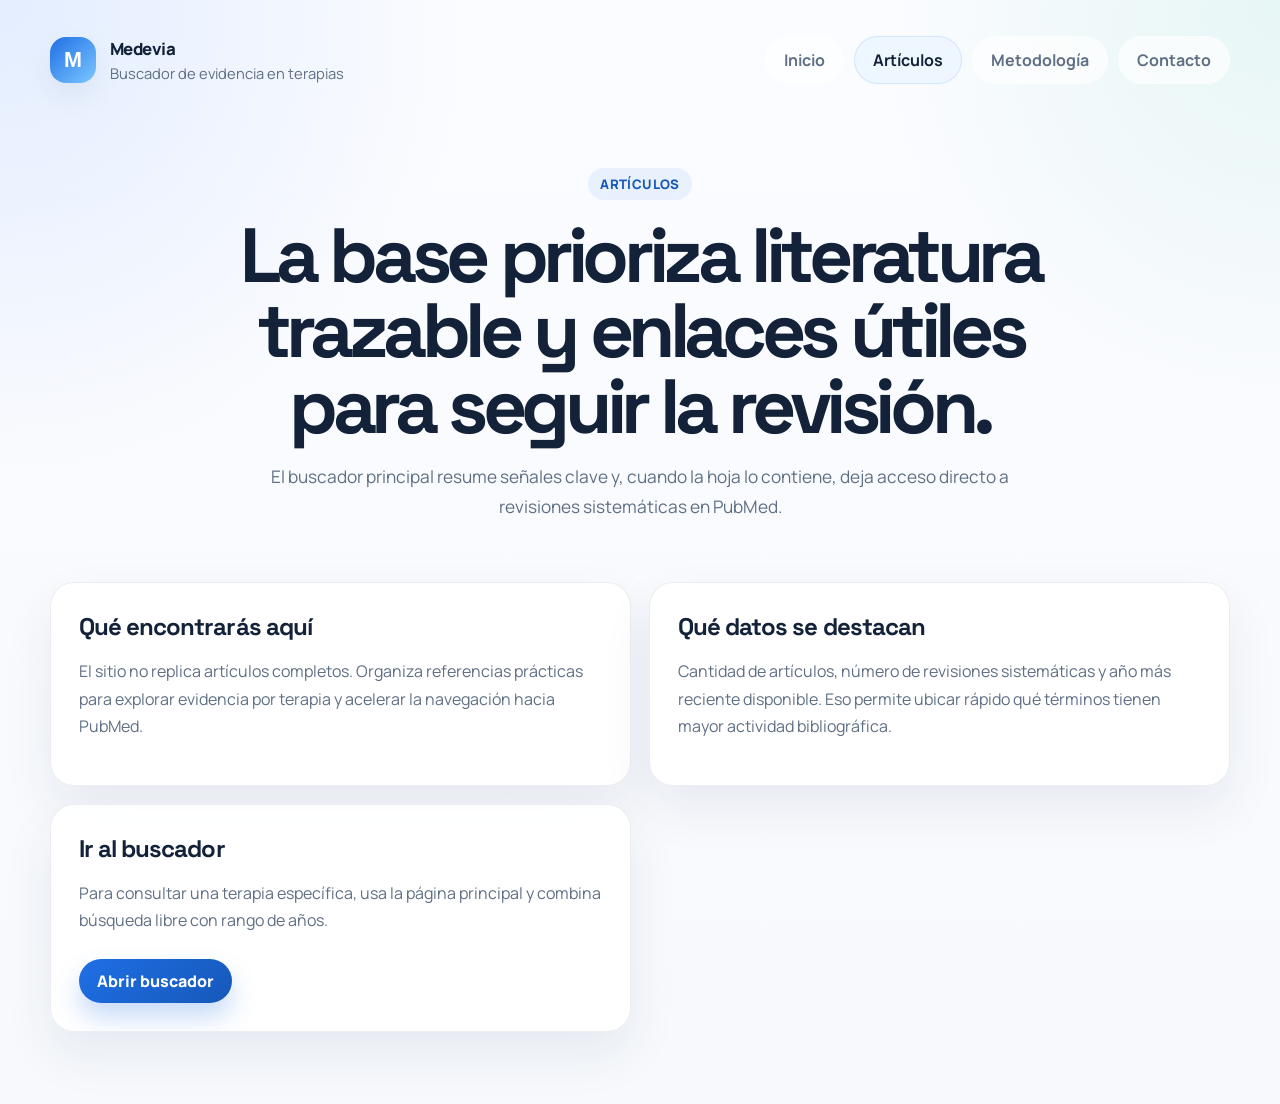
<file: articulos.html>
<!DOCTYPE html>
<html lang="es">
  <head>
    <meta charset="UTF-8" />
    <meta name="viewport" content="width=device-width, initial-scale=1.0" />
    <title>Medevia | Artículos</title>
    <link rel="preconnect" href="https://fonts.googleapis.com" />
    <link rel="preconnect" href="https://fonts.gstatic.com" crossorigin />
    <link rel="stylesheet" href="styles.css" />
  </head>
  <body data-page="articulos">
    <div class="page-shell">
      <header class="site-header">
        <a class="brand" href="index.html" aria-label="Ir al inicio de Medevia">
          <span class="brand-mark">M</span>
          <span class="brand-copy">
            <strong>Medevia</strong>
            <span>Buscador de evidencia en terapias</span>
          </span>
        </a>

        <nav class="site-nav" aria-label="Navegación principal">
          <a class="nav-link" href="index.html">Inicio</a>
          <a class="nav-link nav-link--active" href="articulos.html">Artículos</a>
          <a class="nav-link" href="metodologia.html">Metodología</a>
          <a class="nav-link" href="contacto.html">Contacto</a>
        </nav>
      </header>

      <main>
        <section class="hero hero--subpage">
          <div class="hero__eyebrow">Artículos</div>
          <h1>La base prioriza literatura trazable y enlaces útiles para seguir la revisión.</h1>
          <p class="hero__lead">
            El buscador principal resume señales clave y, cuando la hoja lo contiene,
            deja acceso directo a revisiones sistemáticas en PubMed.
          </p>
        </section>

        <section class="info-grid info-grid--single">
          <article class="info-card">
            <h2>Qué encontrarás aquí</h2>
            <p>
              El sitio no replica artículos completos. Organiza referencias prácticas para
              explorar evidencia por terapia y acelerar la navegación hacia PubMed.
            </p>
          </article>

          <article class="info-card">
            <h2>Qué datos se destacan</h2>
            <p>
              Cantidad de artículos, número de revisiones sistemáticas y año más reciente
              disponible. Eso permite ubicar rápido qué términos tienen mayor actividad
              bibliográfica.
            </p>
          </article>

          <article class="info-card">
            <h2>Ir al buscador</h2>
            <p>
              Para consultar una terapia específica, usa la página principal y combina
              búsqueda libre con rango de años.
            </p>
            <a class="button button--primary button--inline" href="index.html">Abrir buscador</a>
          </article>
        </section>
      </main>
    </div>
  </body>
</html>
</file>
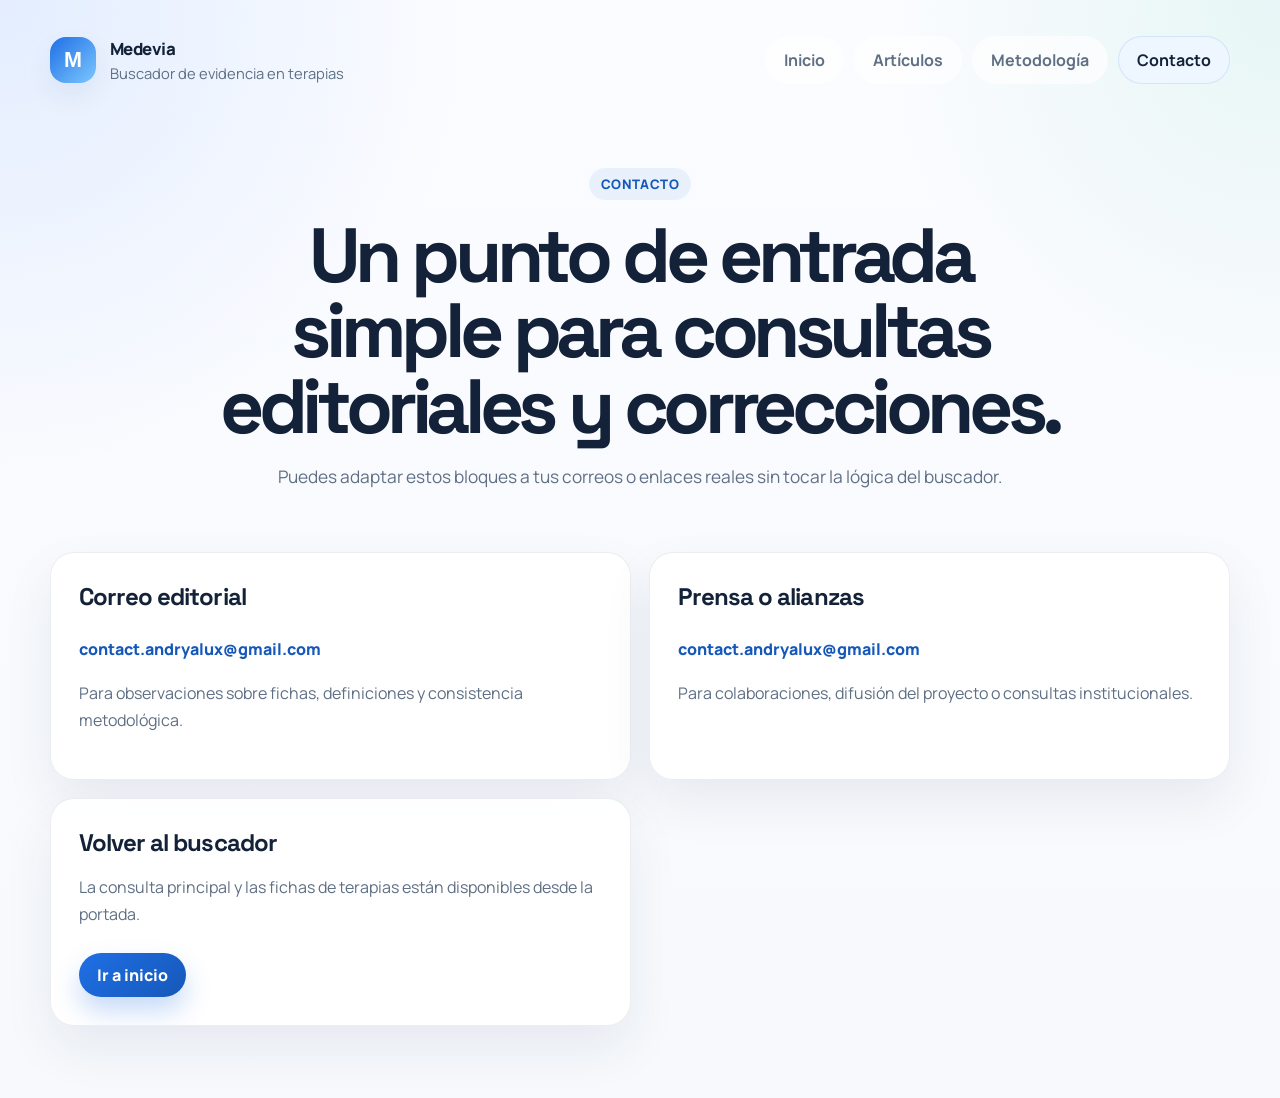
<file: contacto.html>
<!DOCTYPE html>
<html lang="es">
  <head>
    <meta charset="UTF-8" />
    <meta name="viewport" content="width=device-width, initial-scale=1.0" />
    <title>Medevia | Contacto</title>
    <link rel="preconnect" href="https://fonts.googleapis.com" />
    <link rel="preconnect" href="https://fonts.gstatic.com" crossorigin />
    <link rel="stylesheet" href="styles.css" />
  </head>
  <body data-page="contacto">
    <div class="page-shell">
      <header class="site-header">
        <a class="brand" href="index.html" aria-label="Ir al inicio de Medevia">
          <span class="brand-mark">M</span>
          <span class="brand-copy">
            <strong>Medevia</strong>
            <span>Buscador de evidencia en terapias</span>
          </span>
        </a>

        <nav class="site-nav" aria-label="Navegación principal">
          <a class="nav-link" href="index.html">Inicio</a>
          <a class="nav-link" href="articulos.html">Artículos</a>
          <a class="nav-link" href="metodologia.html">Metodología</a>
          <a class="nav-link nav-link--active" href="contacto.html">Contacto</a>
        </nav>
      </header>

      <main>
        <section class="hero hero--subpage">
          <div class="hero__eyebrow">Contacto</div>
          <h1>Un punto de entrada simple para consultas editoriales y correcciones.</h1>
          <p class="hero__lead">
            Puedes adaptar estos bloques a tus correos o enlaces reales sin tocar la lógica del
            buscador.
          </p>
        </section>

        <section class="info-grid info-grid--single">
          <article class="info-card">
            <h2>Correo editorial</h2>
            <p><a class="text-link" href="mailto:contact.andryalux@gmail.com">contact.andryalux@gmail.com</a></p>
            <p>Para observaciones sobre fichas, definiciones y consistencia metodológica.</p>
          </article>

          <article class="info-card">
            <h2>Prensa o alianzas</h2>
            <p><a class="text-link" href="mailto:contact.andryalux@gmail.com">contact.andryalux@gmail.com</a></p>
            <p>Para colaboraciones, difusión del proyecto o consultas institucionales.</p>
          </article>

          <article class="info-card">
            <h2>Volver al buscador</h2>
            <p>La consulta principal y las fichas de terapias están disponibles desde la portada.</p>
            <a class="button button--primary button--inline" href="index.html">Ir a inicio</a>
          </article>
        </section>
      </main>
    </div>
  </body>
</html>
</file>
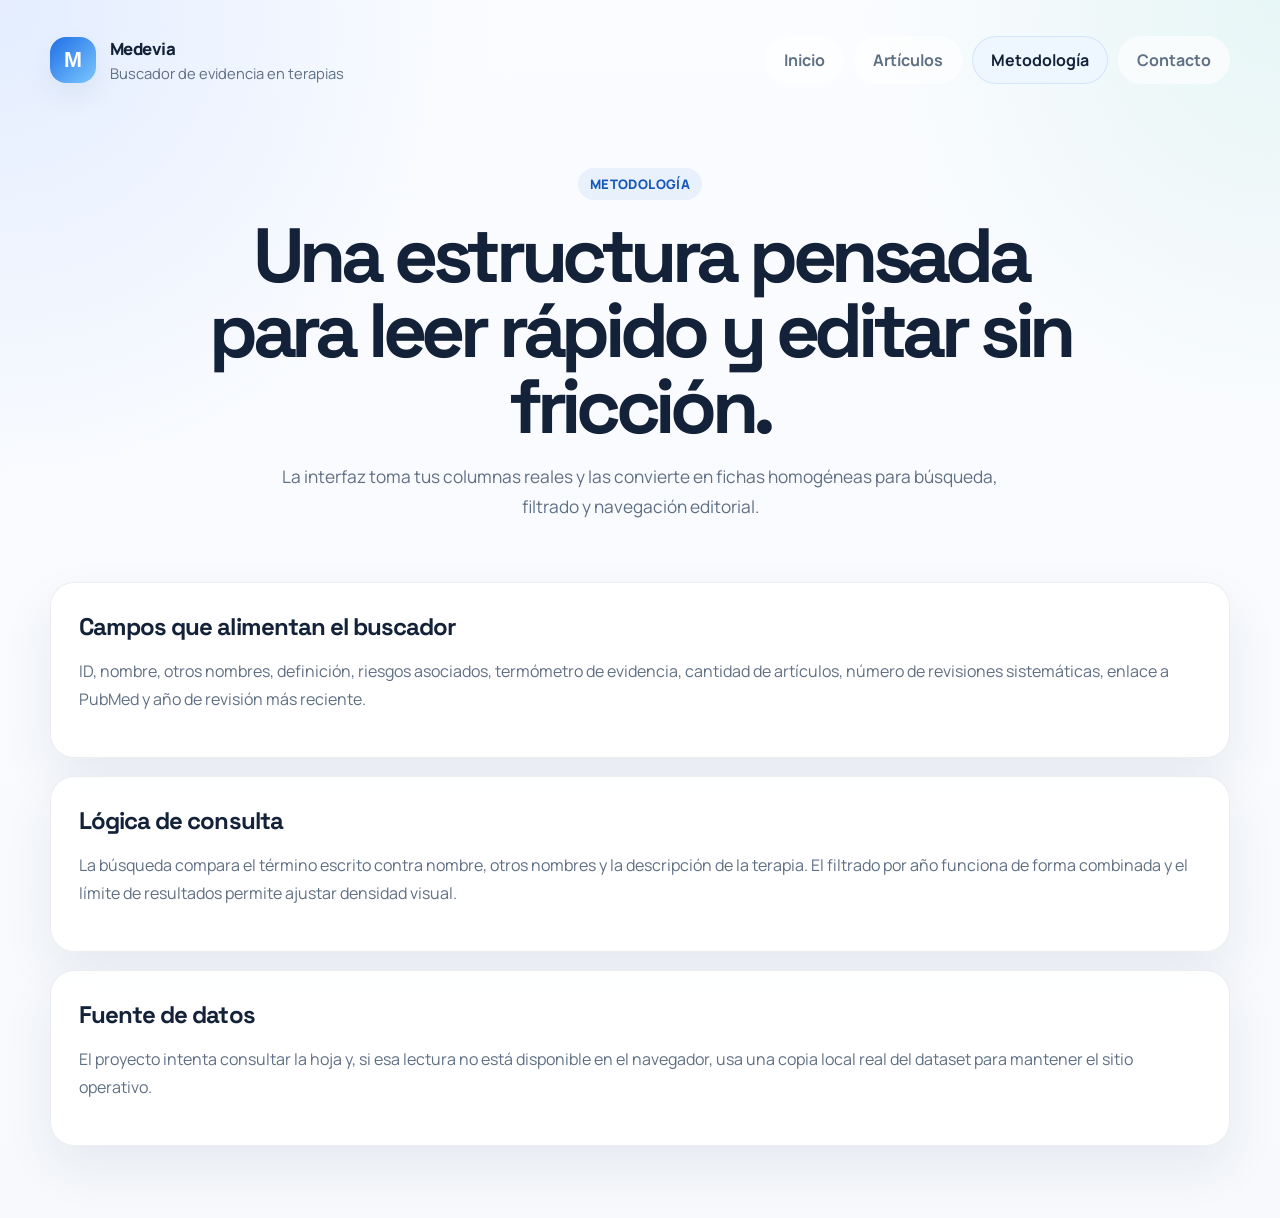
<file: metodologia.html>
<!DOCTYPE html>
<html lang="es">
  <head>
    <meta charset="UTF-8" />
    <meta name="viewport" content="width=device-width, initial-scale=1.0" />
    <title>Medevia | Metodología</title>
    <link rel="preconnect" href="https://fonts.googleapis.com" />
    <link rel="preconnect" href="https://fonts.gstatic.com" crossorigin />
    <link rel="stylesheet" href="styles.css" />
  </head>
  <body data-page="metodologia">
    <div class="page-shell">
      <header class="site-header">
        <a class="brand" href="index.html" aria-label="Ir al inicio de Medevia">
          <span class="brand-mark">M</span>
          <span class="brand-copy">
            <strong>Medevia</strong>
            <span>Buscador de evidencia en terapias</span>
          </span>
        </a>

        <nav class="site-nav" aria-label="Navegación principal">
          <a class="nav-link" href="index.html">Inicio</a>
          <a class="nav-link" href="articulos.html">Artículos</a>
          <a class="nav-link nav-link--active" href="metodologia.html">Metodología</a>
          <a class="nav-link" href="contacto.html">Contacto</a>
        </nav>
      </header>

      <main>
        <section class="hero hero--subpage">
          <div class="hero__eyebrow">Metodología</div>
          <h1>Una estructura pensada para leer rápido y editar sin fricción.</h1>
          <p class="hero__lead">
            La interfaz toma tus columnas reales y las convierte en fichas homogéneas para
            búsqueda, filtrado y navegación editorial.
          </p>
        </section>

        <section class="methodology-list">
          <article class="info-card">
            <h2>Campos que alimentan el buscador</h2>
            <p>
              ID, nombre, otros nombres, definición, riesgos asociados, termómetro de
              evidencia, cantidad de artículos, número de revisiones sistemáticas, enlace a
              PubMed y año de revisión más reciente.
            </p>
          </article>

          <article class="info-card">
            <h2>Lógica de consulta</h2>
            <p>
              La búsqueda compara el término escrito contra nombre, otros nombres y la
              descripción de la terapia. El filtrado por año funciona de forma combinada y el
              límite de resultados permite ajustar densidad visual.
            </p>
          </article>

          <article class="info-card">
            <h2>Fuente de datos</h2>
            <p>
              El proyecto intenta consultar la hoja y, si esa lectura no está disponible en el
              navegador, usa una copia local real del dataset para mantener el sitio operativo.
            </p>
          </article>
        </section>
      </main>
    </div>
  </body>
</html>
</file>
<file: styles.css>
@import url("https://fonts.googleapis.com/css2?family=Manrope:wght@400;500;600;700;800&family=Space+Grotesk:wght@500;700&display=swap");

:root {
  --bg: #f7f9fc;
  --bg-accent: #f9fbff;
  --surface: rgba(255, 255, 255, 0.92);
  --surface-strong: #ffffff;
  --surface-soft: #f2f7ff;
  --stroke: rgba(15, 35, 67, 0.08);
  --stroke-strong: rgba(15, 35, 67, 0.14);
  --text: #132238;
  --text-soft: #5f6f84;
  --primary: #1f6fe5;
  --primary-deep: #1658b9;
  --mint: #dff5ef;
  --blue-tint: #eef6ff;
  --danger-tint: #fff2f2;
  --shadow-lg: 0 22px 50px rgba(27, 54, 96, 0.08);
  --shadow-md: 0 12px 28px rgba(28, 56, 92, 0.07);
  --radius-xl: 32px;
  --radius-lg: 24px;
  --radius-md: 18px;
  --radius-sm: 14px;
  --max-width: 1180px;
}

*,
*::before,
*::after {
  box-sizing: border-box;
}

html {
  scroll-behavior: smooth;
}

body {
  margin: 0;
  min-height: 100vh;
  background:
    radial-gradient(circle at top left, rgba(104, 162, 255, 0.16), transparent 28%),
    radial-gradient(circle at top right, rgba(117, 212, 193, 0.15), transparent 24%),
    linear-gradient(180deg, #fbfcff 0%, var(--bg) 100%);
  color: var(--text);
  font-family: "Manrope", "Segoe UI", sans-serif;
}

a {
  color: inherit;
  text-decoration: none;
}

button,
input,
select {
  font: inherit;
}

.page-shell {
  width: min(calc(100% - 32px), var(--max-width));
  margin: 0 auto;
  padding: 22px 0 72px;
}

.site-header {
  display: flex;
  align-items: center;
  justify-content: space-between;
  gap: 24px;
  padding: 14px 0 22px;
}

.brand {
  display: inline-flex;
  align-items: center;
  gap: 14px;
}

.brand-mark {
  display: grid;
  place-items: center;
  width: 46px;
  height: 46px;
  border-radius: 16px;
  background: linear-gradient(135deg, #1f6fe5 0%, #7bc7ff 100%);
  color: #fff;
  font-family: "Inter Tight", sans-serif;
  font-size: 1.35rem;
  font-weight: 700;
  box-shadow: var(--shadow-md);
}

.brand-copy {
  display: inline-flex;
  flex-direction: column;
  gap: 3px;
}

.brand-copy strong {
  font-size: 1.05rem;
  font-weight: 800;
  letter-spacing: -0.03em;
}

.brand-copy span {
  color: var(--text-soft);
  font-size: 0.92rem;
}

.site-nav {
  display: flex;
  flex-wrap: wrap;
  justify-content: flex-end;
  gap: 10px;
}

.nav-link {
  padding: 12px 18px;
  border-radius: 999px;
  background: rgba(255, 255, 255, 0.68);
  border: 1px solid transparent;
  color: var(--text-soft);
  font-weight: 700;
  transition:
    transform 180ms ease,
    background-color 180ms ease,
    border-color 180ms ease,
    color 180ms ease;
}

.nav-link:hover,
.nav-link:focus-visible {
  transform: translateY(-1px);
  background: rgba(255, 255, 255, 0.96);
  border-color: rgba(31, 111, 229, 0.12);
  color: var(--text);
}

.nav-link--active {
  background: var(--blue-tint);
  border-color: rgba(31, 111, 229, 0.12);
  color: var(--text);
}

.hero {
  position: relative;
  padding: 62px 24px 34px;
  text-align: center;
}

.hero--home {
  padding-top: 78px;
}

.hero__eyebrow,
.info-card__eyebrow {
  display: inline-flex;
  align-items: center;
  padding: 7px 12px;
  border-radius: 999px;
  background: rgba(31, 111, 229, 0.08);
  color: var(--primary-deep);
  font-size: 0.82rem;
  font-weight: 800;
  letter-spacing: 0.03em;
  text-transform: uppercase;
}

.hero h1 {
  margin: 18px auto 18px;
  max-width: 880px;
  font-family: "Space Grotesk", sans-serif;
  font-size: clamp(2.9rem, 6vw, 5rem);
  line-height: 0.98;
  letter-spacing: -0.07em;
}

.hero__lead {
  margin: 0 auto;
  max-width: 740px;
  color: var(--text-soft);
  font-size: 1.08rem;
  line-height: 1.75;
}

.search-panel,
.info-card,
.result-card,
.empty-state {
  position: relative;
  overflow: hidden;
  background: var(--surface);
  border: 1px solid var(--stroke);
  box-shadow: var(--shadow-lg);
  backdrop-filter: blur(18px);
}

.search-panel {
  margin-top: 14px;
  padding: 28px 28px 24px;
  border-radius: var(--radius-xl);
}

.search-panel__glow {
  position: absolute;
  border-radius: 999px;
  filter: blur(22px);
  opacity: 0.55;
  pointer-events: none;
}

.search-panel__glow--one {
  inset: 18px auto auto 16px;
  width: 180px;
  height: 180px;
  background: rgba(123, 199, 255, 0.17);
}

.search-panel__glow--two {
  inset: auto 24px 12px auto;
  width: 220px;
  height: 220px;
  background: rgba(154, 239, 223, 0.16);
}

.section-heading {
  position: relative;
  z-index: 1;
  margin-bottom: 24px;
}

.search-panel .section-heading,
.search-form,
.search-status {
  max-width: 760px;
  margin-left: auto;
  margin-right: auto;
}

.section-heading h2,
.info-card h2,
.empty-state h3,
.result-card__title {
  margin: 0;
  font-family: "Space Grotesk", sans-serif;
  letter-spacing: -0.04em;
}

.section-heading h2 {
  font-size: 1.7rem;
}

.section-heading p,
.info-card p,
.result-card p,
.empty-state p {
  color: var(--text-soft);
  line-height: 1.72;
}

.section-heading--tight {
  margin-bottom: 18px;
}

.search-form {
  position: relative;
  z-index: 1;
  display: grid;
  gap: 14px;
}

.search-bar {
  display: grid;
  grid-template-columns: auto 1fr;
  align-items: center;
  gap: 12px;
  padding: 12px 14px;
  border-radius: 999px;
  background: var(--surface-strong);
  border: 1px solid rgba(31, 111, 229, 0.1);
  box-shadow: inset 0 1px 0 rgba(255, 255, 255, 0.65);
}

.search-bar:focus-within {
  border-color: rgba(31, 111, 229, 0.28);
  box-shadow:
    0 0 0 6px rgba(31, 111, 229, 0.08),
    inset 0 1px 0 rgba(255, 255, 255, 0.65);
}

.search-bar__icon {
  display: grid;
  place-items: center;
  width: 38px;
  height: 38px;
  border-radius: 50%;
  background: var(--surface-soft);
  color: var(--primary-deep);
}

.search-bar__icon svg {
  width: 18px;
  height: 18px;
}

.search-bar input {
  width: 100%;
  border: 0;
  outline: none;
  background: transparent;
  color: var(--text);
  font-size: 1rem;
}

.search-bar input::placeholder {
  color: #95a3b5;
}

.search-actions {
  display: flex;
  flex-wrap: wrap;
  gap: 10px;
}

.button {
  display: inline-flex;
  align-items: center;
  justify-content: center;
  min-height: 44px;
  padding: 0 18px;
  border: 0;
  border-radius: 999px;
  cursor: pointer;
  font-weight: 800;
  transition:
    transform 180ms ease,
    box-shadow 180ms ease,
    background-color 180ms ease,
    color 180ms ease;
}

.button:hover,
.button:focus-visible {
  transform: translateY(-1px);
}

.button--primary {
  background: linear-gradient(135deg, var(--primary) 0%, var(--primary-deep) 100%);
  color: #fff;
  box-shadow: 0 14px 26px rgba(31, 111, 229, 0.25);
}

.button--primary:hover,
.button--primary:focus-visible {
  box-shadow: 0 16px 30px rgba(31, 111, 229, 0.32);
}

.button--ghost {
  background: rgba(255, 255, 255, 0.92);
  border: 1px solid rgba(15, 35, 67, 0.08);
  color: var(--text);
}

.button--inline {
  width: fit-content;
  margin-top: 8px;
}

.search-status {
  position: relative;
  z-index: 1;
  margin-top: 14px;
  display: flex;
  align-items: center;
  justify-content: space-between;
  gap: 14px;
}

.search-status p {
  margin: 0;
  font-weight: 700;
}

.source-badge {
  display: inline-flex;
  align-items: center;
  min-height: 38px;
  padding: 0 14px;
  border-radius: 999px;
  background: rgba(17, 116, 102, 0.08);
  color: #137566;
  font-size: 0.86rem;
  font-weight: 800;
}

.results-section {
  margin-top: 30px;
}

.results-meta {
  margin: 0;
}

.results-grid {
  display: grid;
  grid-template-columns: repeat(2, minmax(0, 1fr));
  gap: 18px;
}

.result-card {
  padding: 24px;
  border-radius: var(--radius-lg);
  transition:
    transform 180ms ease,
    box-shadow 180ms ease,
    border-color 180ms ease;
}

.result-card:hover {
  transform: translateY(-4px);
  box-shadow: 0 24px 42px rgba(22, 52, 90, 0.11);
  border-color: rgba(31, 111, 229, 0.14);
}

.result-card__top {
  display: flex;
  align-items: flex-start;
  justify-content: space-between;
  gap: 18px;
}

.result-card__title-wrap {
  display: grid;
  gap: 8px;
}

.result-card__title {
  font-size: 1.5rem;
}

.result-card__id {
  display: inline-flex;
  width: fit-content;
  padding: 7px 10px;
  border-radius: 999px;
  background: rgba(19, 34, 56, 0.06);
  color: var(--text-soft);
  font-size: 0.82rem;
  font-weight: 800;
}

.result-card__aliases {
  margin: 0;
}

.result-card__aliases strong,
.result-card__body strong,
.meta-chip strong {
  color: var(--text);
}

.result-card__body {
  display: grid;
  gap: 16px;
  margin-top: 20px;
}

.result-card__summary {
  margin: 0;
}

.meta-grid {
  display: flex;
  flex-wrap: wrap;
  gap: 10px;
}

.meta-chip {
  display: inline-flex;
  align-items: center;
  gap: 8px;
  min-height: 44px;
  padding: 0 14px;
  border-radius: 999px;
  background: var(--surface-soft);
  color: var(--text-soft);
  font-size: 0.92rem;
  font-weight: 700;
}

.evidence-box {
  padding: 15px 16px;
  border-radius: var(--radius-sm);
  background: var(--surface-soft);
  border: 1px solid rgba(31, 111, 229, 0.08);
}

.evidence-box p,
.risk-box p {
  margin: 0;
}

.evidence-badge {
  display: inline-flex;
  align-items: center;
  min-height: 38px;
  padding: 0 12px;
  border-radius: 999px;
  font-size: 0.86rem;
  font-weight: 800;
}

.evidence-badge--0 {
  background: rgba(244, 91, 105, 0.12);
  color: #b03a47;
}

.evidence-badge--1 {
  background: rgba(255, 189, 86, 0.16);
  color: #9f6316;
}

.evidence-badge--2 {
  background: rgba(94, 151, 255, 0.15);
  color: #245dbb;
}

.evidence-badge--3 {
  background: rgba(80, 199, 160, 0.16);
  color: #0f7b5e;
}

.evidence-badge--na {
  background: rgba(19, 34, 56, 0.08);
  color: var(--text-soft);
}

.risk-box {
  padding: 15px 16px;
  border-radius: var(--radius-sm);
  background: var(--danger-tint);
  border: 1px solid rgba(244, 91, 105, 0.09);
}

.links-row {
  display: flex;
  flex-wrap: wrap;
  gap: 10px;
}

.link-pill {
  display: inline-flex;
  align-items: center;
  min-height: 42px;
  padding: 0 14px;
  border-radius: 999px;
  background: #fff;
  border: 1px solid rgba(31, 111, 229, 0.11);
  color: var(--primary-deep);
  font-weight: 800;
  transition:
    transform 180ms ease,
    background-color 180ms ease,
    border-color 180ms ease;
}

.link-pill:hover,
.link-pill:focus-visible {
  transform: translateY(-1px);
  background: var(--surface-soft);
  border-color: rgba(31, 111, 229, 0.2);
}

.empty-state {
  margin-top: 18px;
  padding: 40px 24px;
  border-radius: var(--radius-lg);
  text-align: center;
}

.info-grid {
  display: grid;
  grid-template-columns: repeat(2, minmax(0, 1fr));
  gap: 18px;
  margin-top: 34px;
}

.info-grid--single,
.methodology-list {
  display: grid;
  gap: 18px;
  margin-top: 26px;
}

.info-card {
  padding: 28px;
  border-radius: var(--radius-lg);
}

.text-link {
  display: inline-flex;
  width: fit-content;
  margin-top: 8px;
  color: var(--primary-deep);
  font-weight: 800;
}

.text-link:hover,
.text-link:focus-visible {
  text-decoration: underline;
}

@media (max-width: 980px) {
  .site-header,
  .search-status,
  .result-card__top {
    flex-direction: column;
    align-items: stretch;
  }

  .site-nav {
    justify-content: flex-start;
  }

  .results-grid,
  .info-grid {
    grid-template-columns: 1fr;
  }
}

@media (max-width: 720px) {
  .page-shell {
    width: min(calc(100% - 20px), var(--max-width));
  }

  .hero,
  .hero--home {
    padding-left: 8px;
    padding-right: 8px;
  }

  .search-panel,
  .result-card,
  .info-card {
    padding: 22px;
  }

  .search-bar {
    border-radius: 24px;
  }

  .search-panel .section-heading,
  .search-form,
  .search-status {
    max-width: none;
  }
}
</file>
